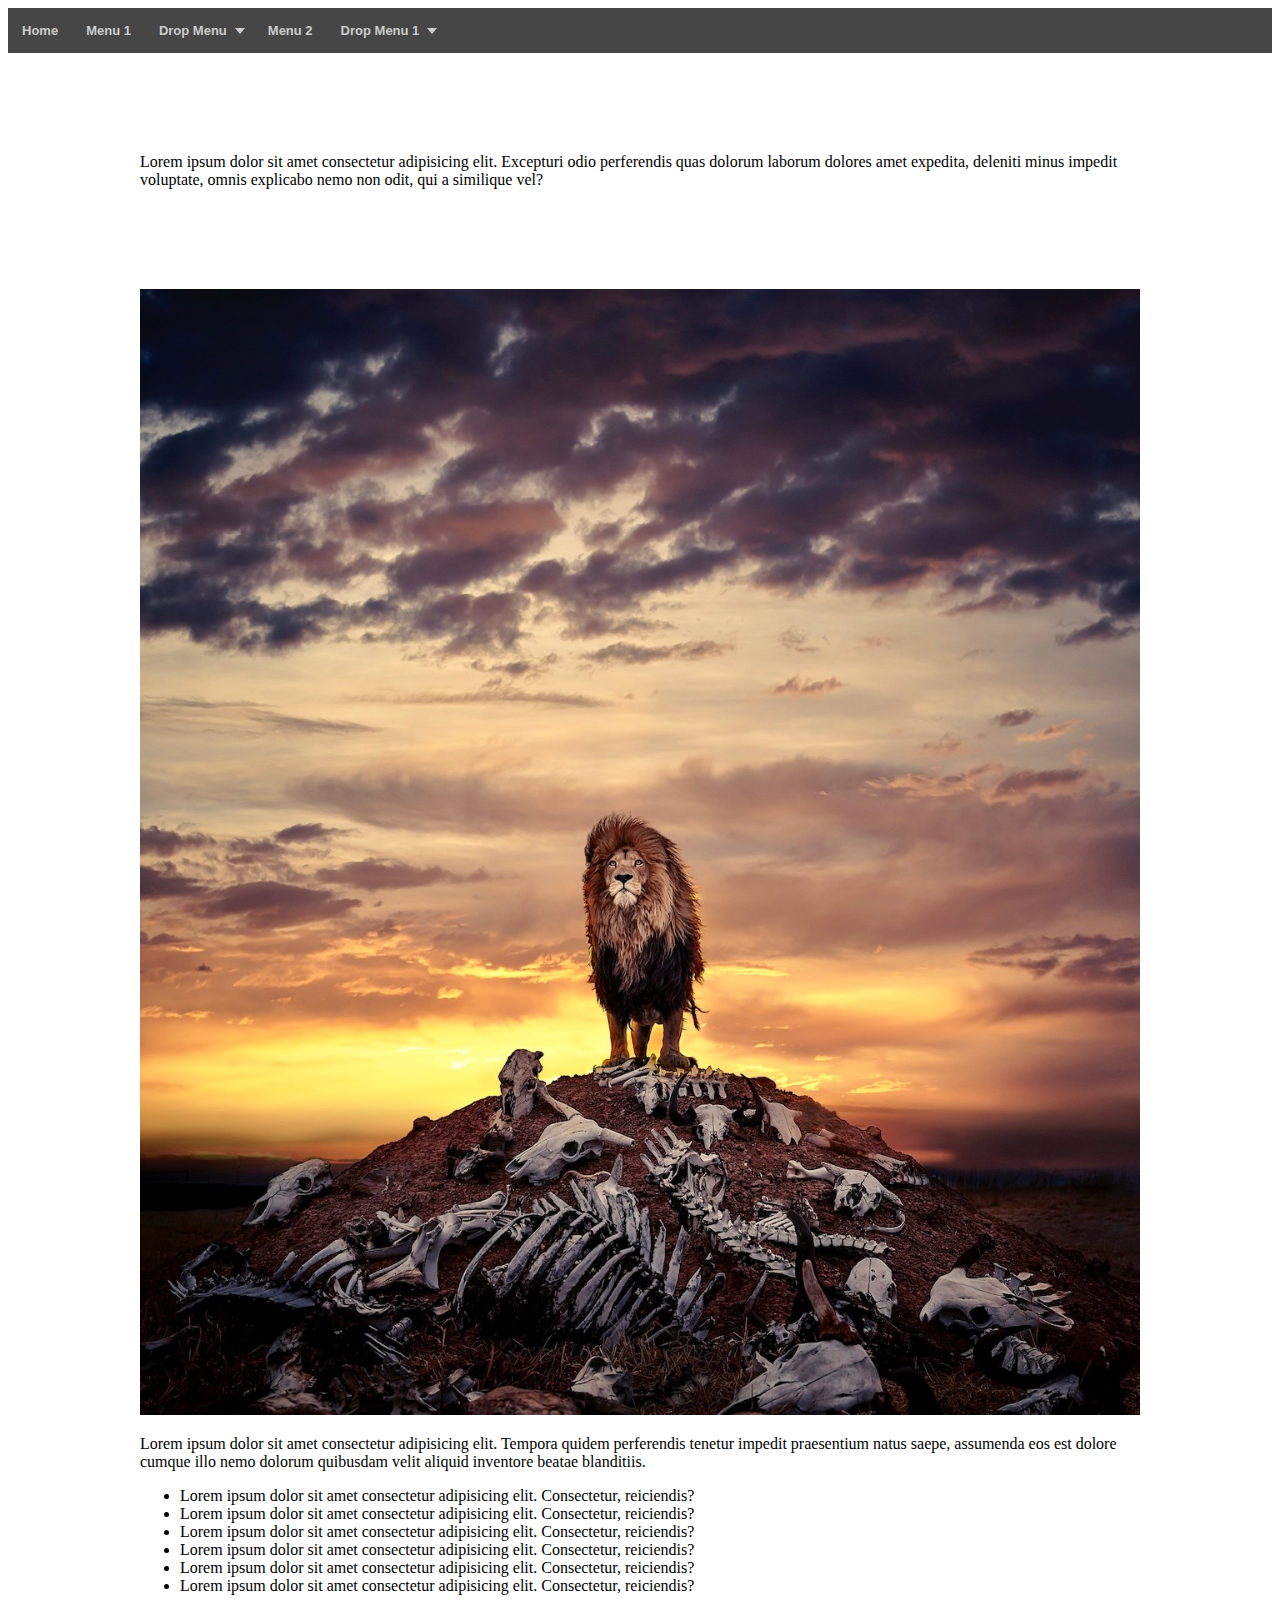
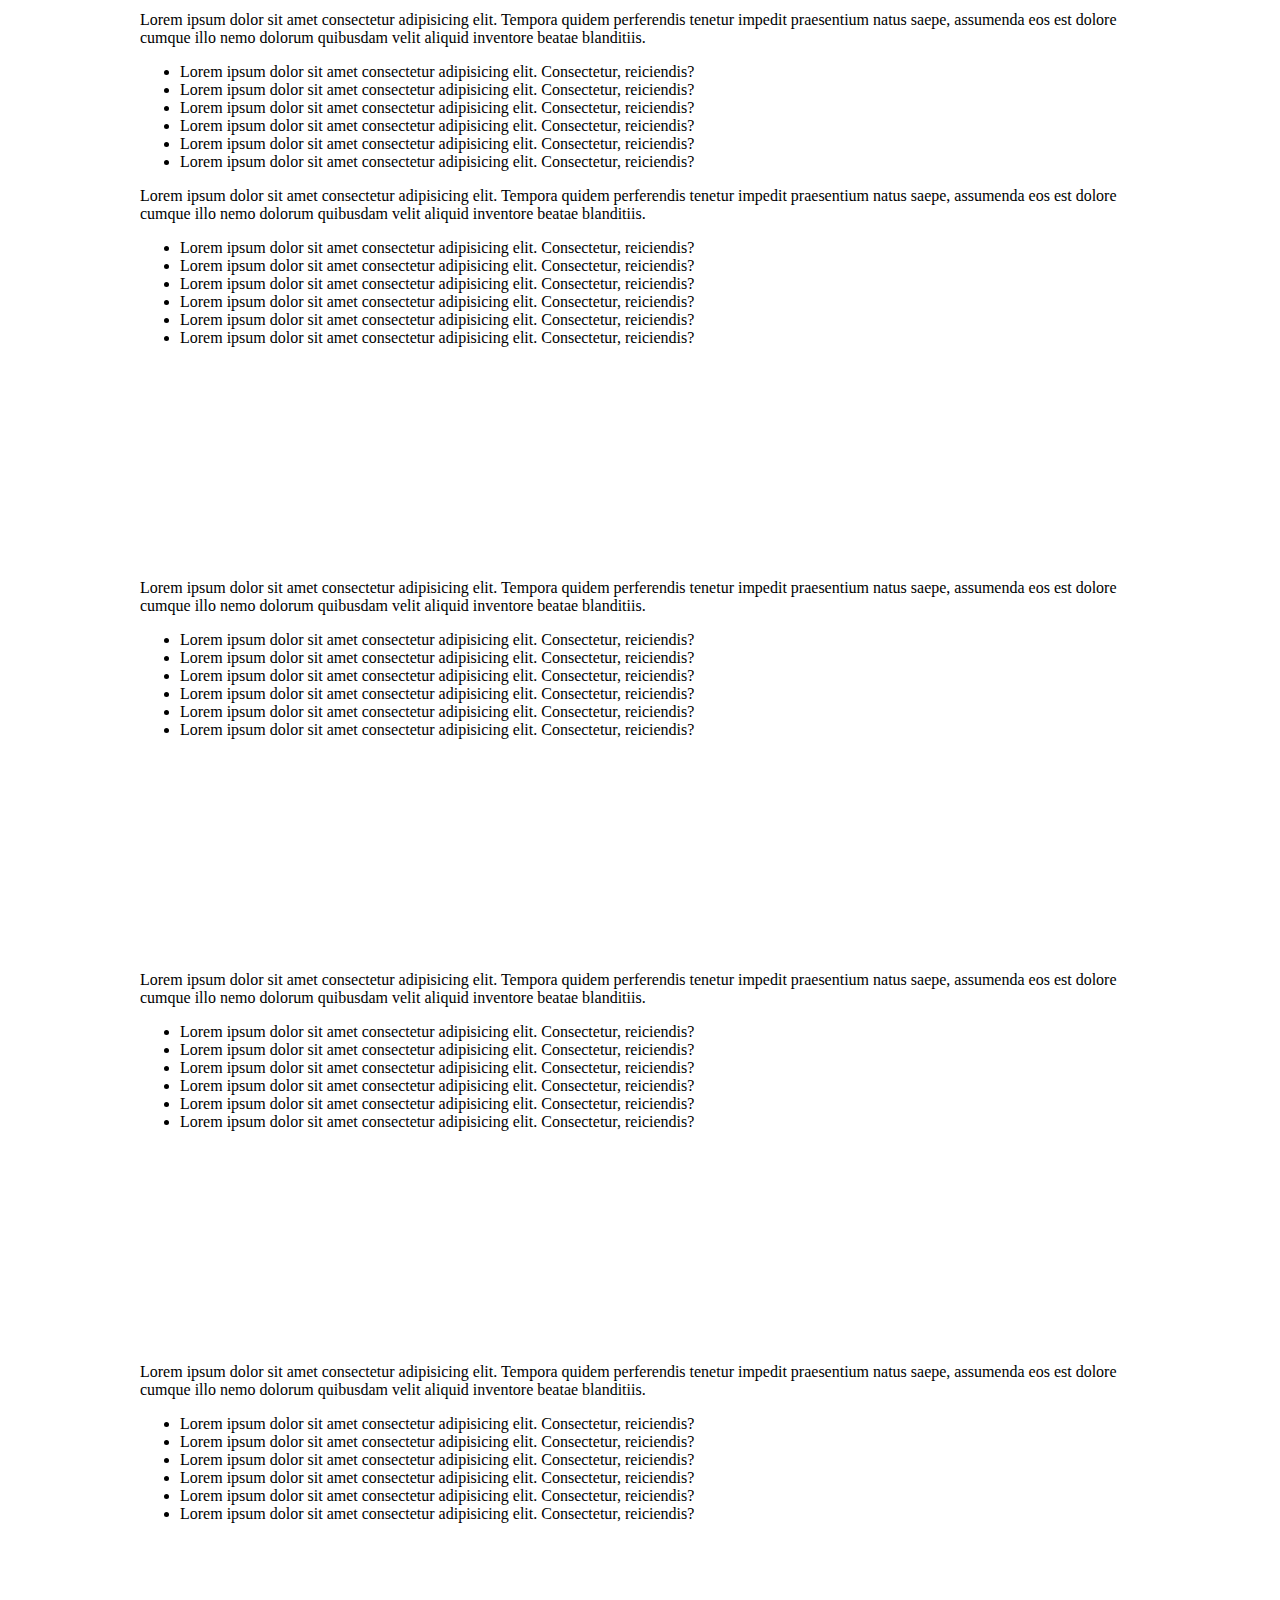
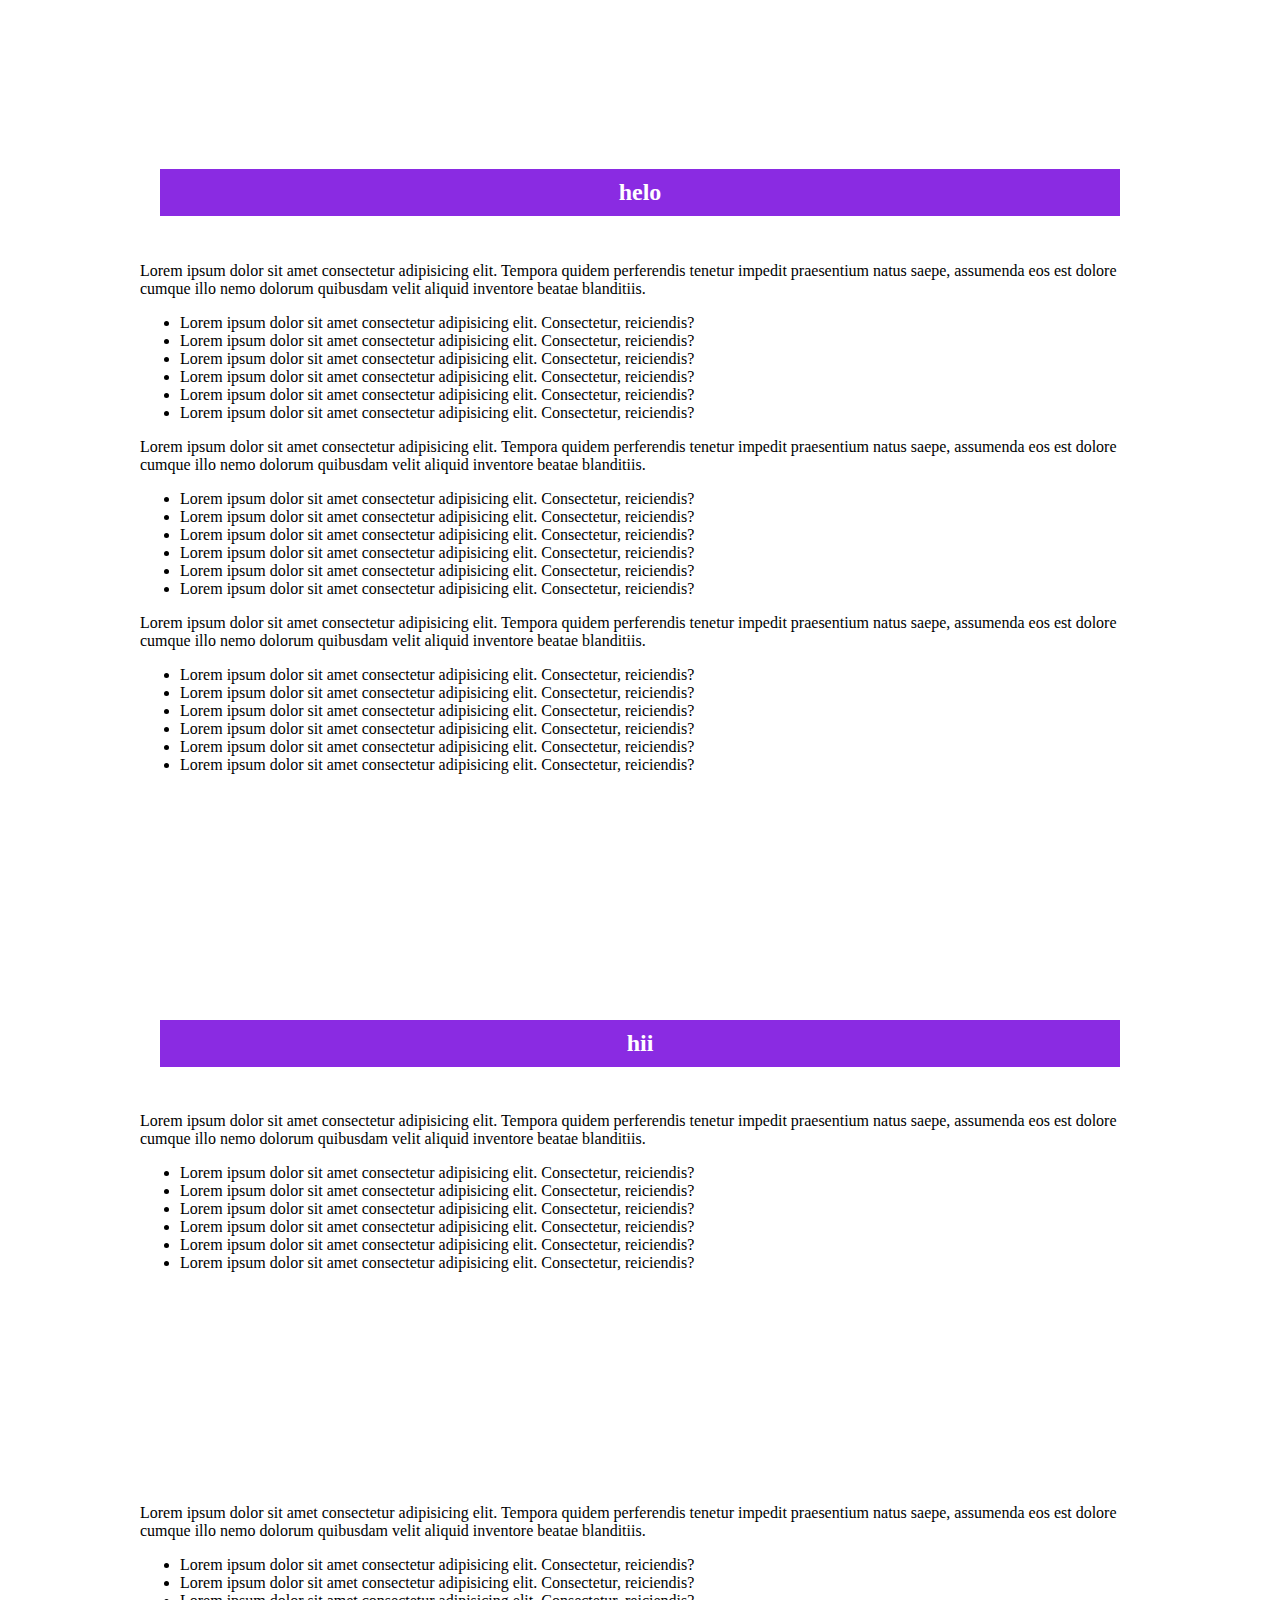
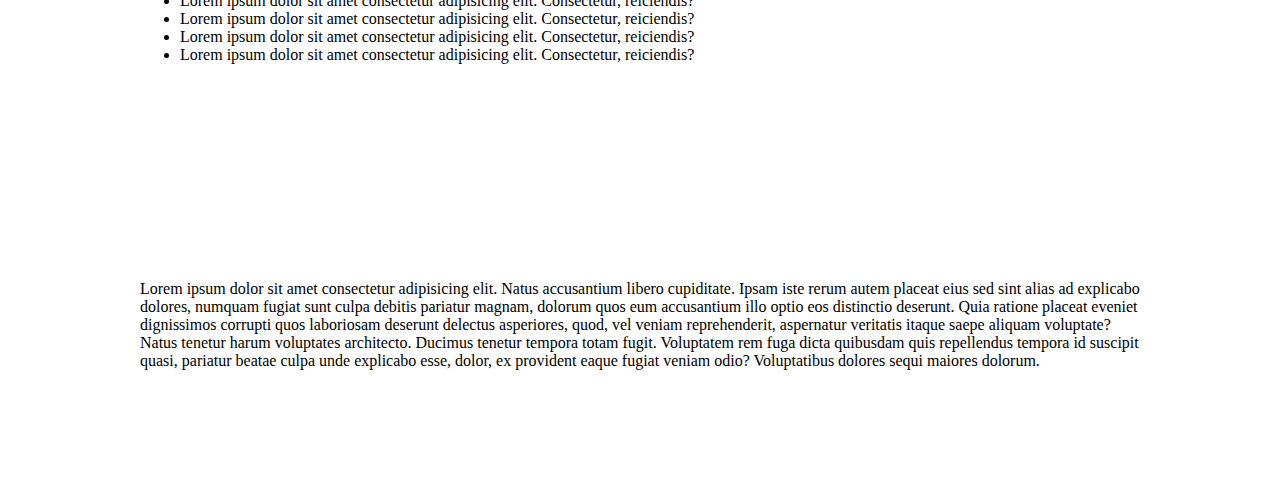
<file: js project-10parallax/index.html>
<!DOCTYPE html>
<html lang="en">

<head>
    <meta charset="UTF-8">
    <meta name="viewport" content="width=device-width, initial-scale=1.0">
    <title>parallax</title>
    <link rel="stylesheet" href="css/style.css">
    <link rel="stylesheet" href="https://cdnjs.cloudflare.com/ajax/libs/font-awesome/6.6.0/css/all.min.css">
</head>

<body>
    <div id="wrapper">
        <nav id='menu'>
            <input type='checkbox' />
            <label>&#8801;<span>Navigation</span></label>
            <ul>
                <li><a href='/' title="Home">Home</a></li>
                <li><a href='#' title="Menu 1">Menu 1</a></li>
                <li><a class='prett' href='#' title="Drop Menu">Drop Menu</a>
                    <ul class='menus'>
                        <li><a href='#' title="Drop Menu1">Drop Menu 1</a></li>
                        <li><a href='#' title="Drop Menu2">Drop Menu 2</a></li>
                        <li><a href='#' title="Drop Menu3">Drop Menu 3</a></li>
                    </ul>
                </li>
                <li><a href='#' title="Menu 2">Menu 2</a></li>
                <li><a class='prett' href='#' title="Drop Menu1">Drop Menu 1</a>
                    <ul class='menus'>
                        <li><a href='#' title="Drop Menu 1">Drop Menu 1</a></li>
                        <li><a href='#' title="Drop Menu 2">Drop Menu 2</a></li>
                        <li><a href='#' title="Drop Menu 3">Drop Menu 3</a></li>
                    </ul>
                </li>
            </ul>
        </nav>
        <p class="section">Lorem ipsum dolor sit amet consectetur adipisicing elit. Excepturi odio perferendis quas dolorum laborum dolores amet expedita, deleniti minus impedit voluptate, omnis explicabo nemo non odit, qui a similique vel?</p>

        <section class="section section--hero" id="content ">
            <img id="image" class="img-responsive" src="images/best--lion.jpeg" />

            <div class="parallax" id="1k">
                <p>Lorem ipsum dolor sit amet consectetur adipisicing elit. Tempora quidem perferendis tenetur impedit praesentium natus saepe, assumenda eos est dolore cumque illo nemo dolorum quibusdam velit aliquid inventore beatae blanditiis.</p>
            </div>
            <ul>
                <li>Lorem ipsum dolor sit amet consectetur adipisicing elit. Consectetur, reiciendis?</li>
                <li>Lorem ipsum dolor sit amet consectetur adipisicing elit. Consectetur, reiciendis?</li>
                <li>Lorem ipsum dolor sit amet consectetur adipisicing elit. Consectetur, reiciendis?</li>
                <li>Lorem ipsum dolor sit amet consectetur adipisicing elit. Consectetur, reiciendis?</li>
                <li>Lorem ipsum dolor sit amet consectetur adipisicing elit. Consectetur, reiciendis?</li>
                <li>Lorem ipsum dolor sit amet consectetur adipisicing elit. Consectetur, reiciendis?</li>
            </ul>

            <p>Lorem ipsum dolor sit amet consectetur adipisicing elit. Tempora quidem perferendis tenetur impedit praesentium natus saepe, assumenda eos est dolore cumque illo nemo dolorum quibusdam velit aliquid inventore beatae blanditiis.</p>
            <ul>
                <li>Lorem ipsum dolor sit amet consectetur adipisicing elit. Consectetur, reiciendis?</li>
                <li>Lorem ipsum dolor sit amet consectetur adipisicing elit. Consectetur, reiciendis?</li>
                <li>Lorem ipsum dolor sit amet consectetur adipisicing elit. Consectetur, reiciendis?</li>
                <li>Lorem ipsum dolor sit amet consectetur adipisicing elit. Consectetur, reiciendis?</li>
                <li>Lorem ipsum dolor sit amet consectetur adipisicing elit. Consectetur, reiciendis?</li>
                <li>Lorem ipsum dolor sit amet consectetur adipisicing elit. Consectetur, reiciendis?</li>
            </ul>

            <div class="parallax">
                <p>Lorem ipsum dolor sit amet consectetur adipisicing elit. Tempora quidem perferendis tenetur impedit praesentium natus saepe, assumenda eos est dolore cumque illo nemo dolorum quibusdam velit aliquid inventore beatae blanditiis.</p>
            </div>
            <ul>
                <li>Lorem ipsum dolor sit amet consectetur adipisicing elit. Consectetur, reiciendis?</li>
                <li>Lorem ipsum dolor sit amet consectetur adipisicing elit. Consectetur, reiciendis?</li>
                <li>Lorem ipsum dolor sit amet consectetur adipisicing elit. Consectetur, reiciendis?</li>
                <li>Lorem ipsum dolor sit amet consectetur adipisicing elit. Consectetur, reiciendis?</li>
                <li>Lorem ipsum dolor sit amet consectetur adipisicing elit. Consectetur, reiciendis?</li>
                <li>Lorem ipsum dolor sit amet consectetur adipisicing elit. Consectetur, reiciendis?</li>
            </ul>
        </section>
        <section class="section">
            <div class="parallax">
                <p>Lorem ipsum dolor sit amet consectetur adipisicing elit. Tempora quidem perferendis tenetur impedit praesentium natus saepe, assumenda eos est dolore cumque illo nemo dolorum quibusdam velit aliquid inventore beatae blanditiis.</p>
            </div>
            <ul>
                <li>Lorem ipsum dolor sit amet consectetur adipisicing elit. Consectetur, reiciendis?</li>
                <li>Lorem ipsum dolor sit amet consectetur adipisicing elit. Consectetur, reiciendis?</li>
                <li>Lorem ipsum dolor sit amet consectetur adipisicing elit. Consectetur, reiciendis?</li>
                <li>Lorem ipsum dolor sit amet consectetur adipisicing elit. Consectetur, reiciendis?</li>
                <li>Lorem ipsum dolor sit amet consectetur adipisicing elit. Consectetur, reiciendis?</li>
                <li>Lorem ipsum dolor sit amet consectetur adipisicing elit. Consectetur, reiciendis?</li>
            </ul>
        </section>
        <section class="section">
            <div class="parallax">
                <p>Lorem ipsum dolor sit amet consectetur adipisicing elit. Tempora quidem perferendis tenetur impedit praesentium natus saepe, assumenda eos est dolore cumque illo nemo dolorum quibusdam velit aliquid inventore beatae blanditiis.</p>
            </div>
            <ul>
                <li>Lorem ipsum dolor sit amet consectetur adipisicing elit. Consectetur, reiciendis?</li>
                <li>Lorem ipsum dolor sit amet consectetur adipisicing elit. Consectetur, reiciendis?</li>
                <li>Lorem ipsum dolor sit amet consectetur adipisicing elit. Consectetur, reiciendis?</li>
                <li>Lorem ipsum dolor sit amet consectetur adipisicing elit. Consectetur, reiciendis?</li>
                <li>Lorem ipsum dolor sit amet consectetur adipisicing elit. Consectetur, reiciendis?</li>
                <li>Lorem ipsum dolor sit amet consectetur adipisicing elit. Consectetur, reiciendis?</li>
            </ul>
        </section>
        <section class="section">
            <div class="parallax">
                <p>Lorem ipsum dolor sit amet consectetur adipisicing elit. Tempora quidem perferendis tenetur impedit praesentium natus saepe, assumenda eos est dolore cumque illo nemo dolorum quibusdam velit aliquid inventore beatae blanditiis.</p>
            </div>
            <ul>
                <li>Lorem ipsum dolor sit amet consectetur adipisicing elit. Consectetur, reiciendis?</li>
                <li>Lorem ipsum dolor sit amet consectetur adipisicing elit. Consectetur, reiciendis?</li>
                <li>Lorem ipsum dolor sit amet consectetur adipisicing elit. Consectetur, reiciendis?</li>
                <li>Lorem ipsum dolor sit amet consectetur adipisicing elit. Consectetur, reiciendis?</li>
                <li>Lorem ipsum dolor sit amet consectetur adipisicing elit. Consectetur, reiciendis?</li>
                <li>Lorem ipsum dolor sit amet consectetur adipisicing elit. Consectetur, reiciendis?</li>
            </ul>
        </section>
        <section class="section">
            <div class="followMeBar">
                <h2 class="header ">
                    helo
                </h2>
            </div>
            <div class="parallax">
                <p>Lorem ipsum dolor sit amet consectetur adipisicing elit. Tempora quidem perferendis tenetur impedit praesentium natus saepe, assumenda eos est dolore cumque illo nemo dolorum quibusdam velit aliquid inventore beatae blanditiis.</p>
            </div>
            <ul>
                <li>Lorem ipsum dolor sit amet consectetur adipisicing elit. Consectetur, reiciendis?</li>
                <li>Lorem ipsum dolor sit amet consectetur adipisicing elit. Consectetur, reiciendis?</li>
                <li>Lorem ipsum dolor sit amet consectetur adipisicing elit. Consectetur, reiciendis?</li>
                <li>Lorem ipsum dolor sit amet consectetur adipisicing elit. Consectetur, reiciendis?</li>
                <li>Lorem ipsum dolor sit amet consectetur adipisicing elit. Consectetur, reiciendis?</li>
                <li>Lorem ipsum dolor sit amet consectetur adipisicing elit. Consectetur, reiciendis?</li>
            </ul>
            <div class="parallax">
                <p>Lorem ipsum dolor sit amet consectetur adipisicing elit. Tempora quidem perferendis tenetur impedit praesentium natus saepe, assumenda eos est dolore cumque illo nemo dolorum quibusdam velit aliquid inventore beatae blanditiis.</p>
            </div>
            <ul>
                <li>Lorem ipsum dolor sit amet consectetur adipisicing elit. Consectetur, reiciendis?</li>
                <li>Lorem ipsum dolor sit amet consectetur adipisicing elit. Consectetur, reiciendis?</li>
                <li>Lorem ipsum dolor sit amet consectetur adipisicing elit. Consectetur, reiciendis?</li>
                <li>Lorem ipsum dolor sit amet consectetur adipisicing elit. Consectetur, reiciendis?</li>
                <li>Lorem ipsum dolor sit amet consectetur adipisicing elit. Consectetur, reiciendis?</li>
                <li>Lorem ipsum dolor sit amet consectetur adipisicing elit. Consectetur, reiciendis?</li>
            </ul>
            <div class="parallax">
                <p>Lorem ipsum dolor sit amet consectetur adipisicing elit. Tempora quidem perferendis tenetur impedit praesentium natus saepe, assumenda eos est dolore cumque illo nemo dolorum quibusdam velit aliquid inventore beatae blanditiis.</p>
            </div>
            <ul>
                <li>Lorem ipsum dolor sit amet consectetur adipisicing elit. Consectetur, reiciendis?</li>
                <li>Lorem ipsum dolor sit amet consectetur adipisicing elit. Consectetur, reiciendis?</li>
                <li>Lorem ipsum dolor sit amet consectetur adipisicing elit. Consectetur, reiciendis?</li>
                <li>Lorem ipsum dolor sit amet consectetur adipisicing elit. Consectetur, reiciendis?</li>
                <li>Lorem ipsum dolor sit amet consectetur adipisicing elit. Consectetur, reiciendis?</li>
                <li>Lorem ipsum dolor sit amet consectetur adipisicing elit. Consectetur, reiciendis?</li>
            </ul>
        </section>
        <section class="section">
            <div class="followMeBar">
                <h2 class="header">
                    hii
                </h2>
            </div>

            <div class="parallax">
                <p>Lorem ipsum dolor sit amet consectetur adipisicing elit. Tempora quidem perferendis tenetur impedit praesentium natus saepe, assumenda eos est dolore cumque illo nemo dolorum quibusdam velit aliquid inventore beatae blanditiis.</p>
            </div>
            <ul>
                <li>Lorem ipsum dolor sit amet consectetur adipisicing elit. Consectetur, reiciendis?</li>
                <li>Lorem ipsum dolor sit amet consectetur adipisicing elit. Consectetur, reiciendis?</li>
                <li>Lorem ipsum dolor sit amet consectetur adipisicing elit. Consectetur, reiciendis?</li>
                <li>Lorem ipsum dolor sit amet consectetur adipisicing elit. Consectetur, reiciendis?</li>
                <li>Lorem ipsum dolor sit amet consectetur adipisicing elit. Consectetur, reiciendis?</li>
                <li>Lorem ipsum dolor sit amet consectetur adipisicing elit. Consectetur, reiciendis?</li>
            </ul>
        </section>
        <section class="section">

            <div class="parallax">
                <p>Lorem ipsum dolor sit amet consectetur adipisicing elit. Tempora quidem perferendis tenetur impedit praesentium natus saepe, assumenda eos est dolore cumque illo nemo dolorum quibusdam velit aliquid inventore beatae blanditiis.</p>
            </div>
            <ul>
                <li>Lorem ipsum dolor sit amet consectetur adipisicing elit. Consectetur, reiciendis?</li>
                <li>Lorem ipsum dolor sit amet consectetur adipisicing elit. Consectetur, reiciendis?</li>
                <li>Lorem ipsum dolor sit amet consectetur adipisicing elit. Consectetur, reiciendis?</li>
                <li>Lorem ipsum dolor sit amet consectetur adipisicing elit. Consectetur, reiciendis?</li>
                <li>Lorem ipsum dolor sit amet consectetur adipisicing elit. Consectetur, reiciendis?</li>
                <li>Lorem ipsum dolor sit amet consectetur adipisicing elit. Consectetur, reiciendis?</li>
            </ul>
        </section>
        <div class="section section-3">
            Lorem ipsum dolor sit amet consectetur adipisicing elit. Natus accusantium libero cupiditate. Ipsam iste rerum autem placeat eius sed sint alias ad explicabo dolores, numquam fugiat sunt culpa debitis pariatur magnam, dolorum quos eum accusantium illo
            optio eos distinctio deserunt. Quia ratione placeat eveniet dignissimos corrupti quos laboriosam deserunt delectus asperiores, quod, vel veniam reprehenderit, aspernatur veritatis itaque saepe aliquam voluptate? Natus tenetur harum voluptates
            architecto. Ducimus tenetur tempora totam fugit. Voluptatem rem fuga dicta quibusdam quis repellendus tempora id suscipit quasi, pariatur beatae culpa unde explicabo esse, dolor, ex provident eaque fugiat veniam odio? Voluptatibus dolores
            sequi maiores dolorum.
        </div>
        <div id="stop" class="scrollTop">
            <span><a href="#wrapper" >&times;</a></span>
        </div>
        <script src="js/jquery-3.7.1.min.js"></script>
        <script src="js/script.js"></script>
</body>


</html>
</file>
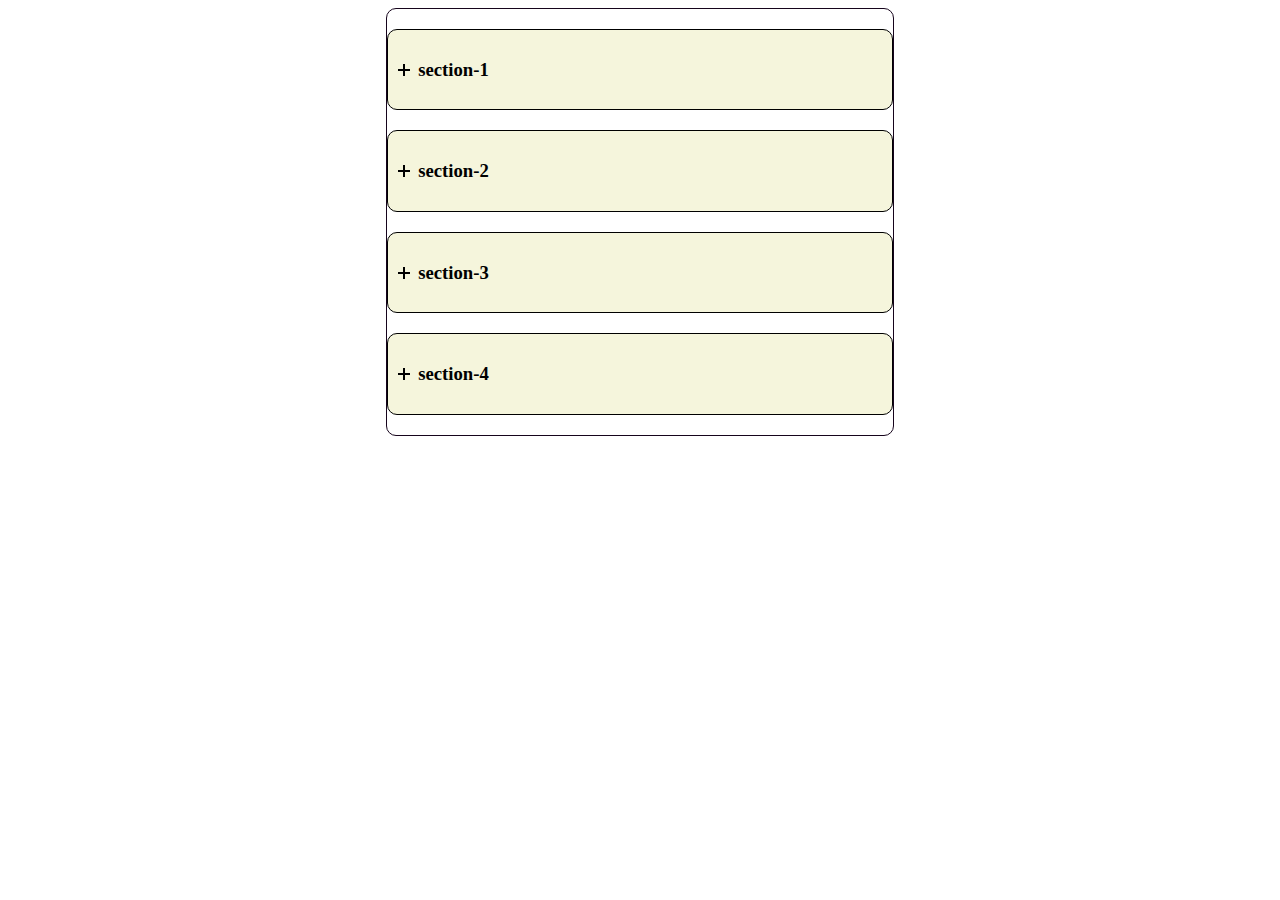
<file: js project-1accordion/index.html>
<!DOCTYPE html>
<html lang="en">

<head>
    <meta charset="UTF-8">
    <meta name="viewport" content="width=device-width, initial-scale=1.0">
    <title>jquery-project-1</title>
    <link rel="stylesheet" href="css/styles.css">

    <style>

    </style>
</head>

<body>
    <!-- <section>
        <h1>Hii</h1>
        <p>Lorem ipsum dolor sit amet consectetur, adipisicing elit. Labore, ratione! Alias tempora impedit delectus neque fugit ex laboriosam. Laudantium repudiandae sint numquam corrupti dolor quas assumenda sit maxime autem minima!</p>

        <button id="hide">helo</button>
        <button id="show">show</button>
        <br>
        <p class="helo">Lorem ipsum dolor sit amet consectetur, adipisicing elit. Corrupti accusamus dicta neque labore officiis asperiores dignissimos deleniti perspiciatis adipisci vel omnis, laboriosam placeat architecto. Dolorem minima molestias recusandae hic ex!</p>
        <button class="hide">hide</button>
        <button class="show">show</button>
        <br>
        <form action="#">

            <label for="name">Name</label>
            <input type="name" id="name" placeholder="name">
            <label for="last name">Last Name</label>
            <input type="name" id="last name" placeholder="name">
        </form>
        <p class="on">Lorem ipsum dolor sit amet consectetur adipisicing elit. Alias, aperiam!</p>
        <div class="effects" style="max-width: 80%;">
            <button class="car">car</button>
            <div class="car__img">
                <img src="images/car.jpeg" class="img" alt="" srcset="" style="width: 200px; height: 200px; object-fit: contain;position: relative; top: 0; left: 0; ">
            </div>
            <p class="about__car" style="display: none;">In 1649, Hans Hautsch of Nuremberg built a clockwork-driven carriage.[26][27] The first steam-powered vehicle was designed by Ferdinand Verbiest, a Flemish member of a Jesuit mission in China around 1672. It was a 65-centimetre-long (26 in)
                scale-model toy for the Kangxi Emperor that was unable to carry a driver or a passenger.[11][28][29] It is not known with certainty if Verbiest's model was successfully built or run.[29]</p>
            <p>Lorem ipsum dolor, sit amet consectetur adipisicing elit. Illo expedita eos assumenda reiciendis? Sequi eaque sed similique magnam praesentium quas omnis! Recusandae ipsam quaerat nobis, ratione doloremque tenetur sit fuga!</p>
        </div>
        <div class="slide">
            <a href="#" class="btn__slide">Hii
            <img class="btn__img" src="images/caret-down-solid.svg" alt="" srcset="">
        </a>
            <p id="slide-one">Lorem ipsum dolor sit amet, consectetur adipisicing elit. Nihil aut adipisci explicabo consequatur magnam reiciendis aspernatur nemo ab quisquam obcaecati.</p>
        </div>
        <div>
            <p>Lorem ipsum dolor sit, amet consectetur adipisicing elit. Obcaecati, impedit cupiditate assumenda eveniet nobis sed! Iure officiis voluptatem quam dolorum tenetur dolor ducimus nemo quas error, est cumque alias excepturi atque unde, velit
                mollitia. Saepe aut fuga magnam accusantium. Recusandae minus adipisci repudiandae mollitia magni temporibus quo, odit exercitationem nostrum illum, quibusdam rerum eos facilis necessitatibus eligendi, sapiente laborum blanditiis sunt
                explicabo. Enim suscipit nemo ab ipsam quaerat expedita sint odit magni blanditiis soluta dolorum pariatur, quibusdam neque ipsum laudantium molestias voluptate dolores consectetur a. Cumque ad, laborum error perspiciatis nemo velit numquam
                a culpa tempora, dignissimos, necessitatibus adipisci dolorem!</p>
        </div>
        <div>
             <div class="hero__card" style="display: flex;flex-direction: column; justify-content: center;">
        <div class="card__list">
            <button class="button">section-1</button>
            <ul>
                <li>Lorem, ipsum dolor sit amet consectetur adipisicing elit. Reprehenderit, sit!</li>
                <li>Lorem, ipsum dolor sit amet consectetur adipisicing elit. Reprehenderit, sit!</li>
                <li>Lorem, ipsum dolor sit amet consectetur adipisicing elit. Reprehenderit, sit!</li>
            </ul>
        </div>
        <div class="card__list">
            <button class="button">section-2</button>
            <ul>
                <li> cLorem, ipsum dolor sit amet consectetur adipisicing elit. Reprehenderit, sit!</li>
                <li>cLorem, ipsum dolor sit amet consectetur adipisicing elit. Reprehenderit, sit!</li>
                <li>cLorem, ipsum dolor sit amet consectetur adipisicing elit. Reprehenderit, sit!</li>
            </ul>
        </div>
        <div class="card__list">
            <button class="button">section-3</button>
            <ul>
                <li>dLorem, ipsum dolor sit amet consectetur adipisicing elit. Reprehenderit, sit!</li>
                <li>dLorem, ipsum dolor sit amet consectetur adipisicing elit. Reprehenderit, sit!</li>
                <li>dLorem, ipsum dolor sit amet consectetur adipisicing elit. Reprehenderit, sit!</li>
            </ul>
        </div>
    </div>

 -->

    <div class="accordian-wrap">
        <div class="accordian__block">
            <div class="accordian__trigger">
                <h3>section-1</h3>

            </div>
            <div class="accordian__content">
                <p>Lorem, ipsum dolor sit amet consectetur adipisicing elit. Velit, molestias laudantium? Illum voluptatum ab quaerat nobis nemo, rerum id error? Lorem ipsum dolor sit amet consectetur adipisicing elit. Aut consequuntur cumque facere reiciendis
                    sed ea maiores saepe deleniti ratione mollitia.</p>
            </div>
        </div>
        <div class="accordian__block">
            <div class="accordian__trigger">
                <h3>section-2</h3>
            </div>
            <div class="accordian__content">
                <ul>
                    <li>Lorem, ipsum dolor sit amet consectetur adipisicing elit. Reprehenderit, sit!</li>
                    <li>Lorem, ipsum dolor sit amet consectetur adipisicing elit. Reprehenderit, sit!</li>
                    <li>Lorem, ipsum dolor sit amet consectetur adipisicing elit. Reprehenderit, sit!</li>
                </ul>
            </div>
        </div>
        <div class="accordian__block">
            <div class="accordian__trigger">
                <h3>section-3</h3>
            </div>
            <div class="accordian__content">
                <p>Lorem, ipsum dolor sit amet consectetur adipisicing elit. Velit, molestias laudantium? Illum voluptatum ab quaerat nobis nemo, rerum id error? Lorem ipsum, dolor sit amet consectetur adipisicing elit. Explicabo, incidunt.</p>
            </div>
        </div>
        <div class="accordian__block">
            <div class="accordian__trigger">
                <h3>section-4</h3>

            </div>
            <div class="accordian__content">
                <p>Lorem, ipsum dolor sit amet consectetur adipisicing elit. Velit, molestias laudantium? Illum voluptatum ab quaerat nobis nemo, rerum id error? Lorem ipsum, dolor sit amet consectetur adipisicing elit. Explicabo, incidunt.</p>
            </div>
        </div>
    </div>


    </section>
    <script src="js/jquery-3.7.1.min.js"></script>
    <script src="js/script.js"></script>

</body>

</html>
</file>
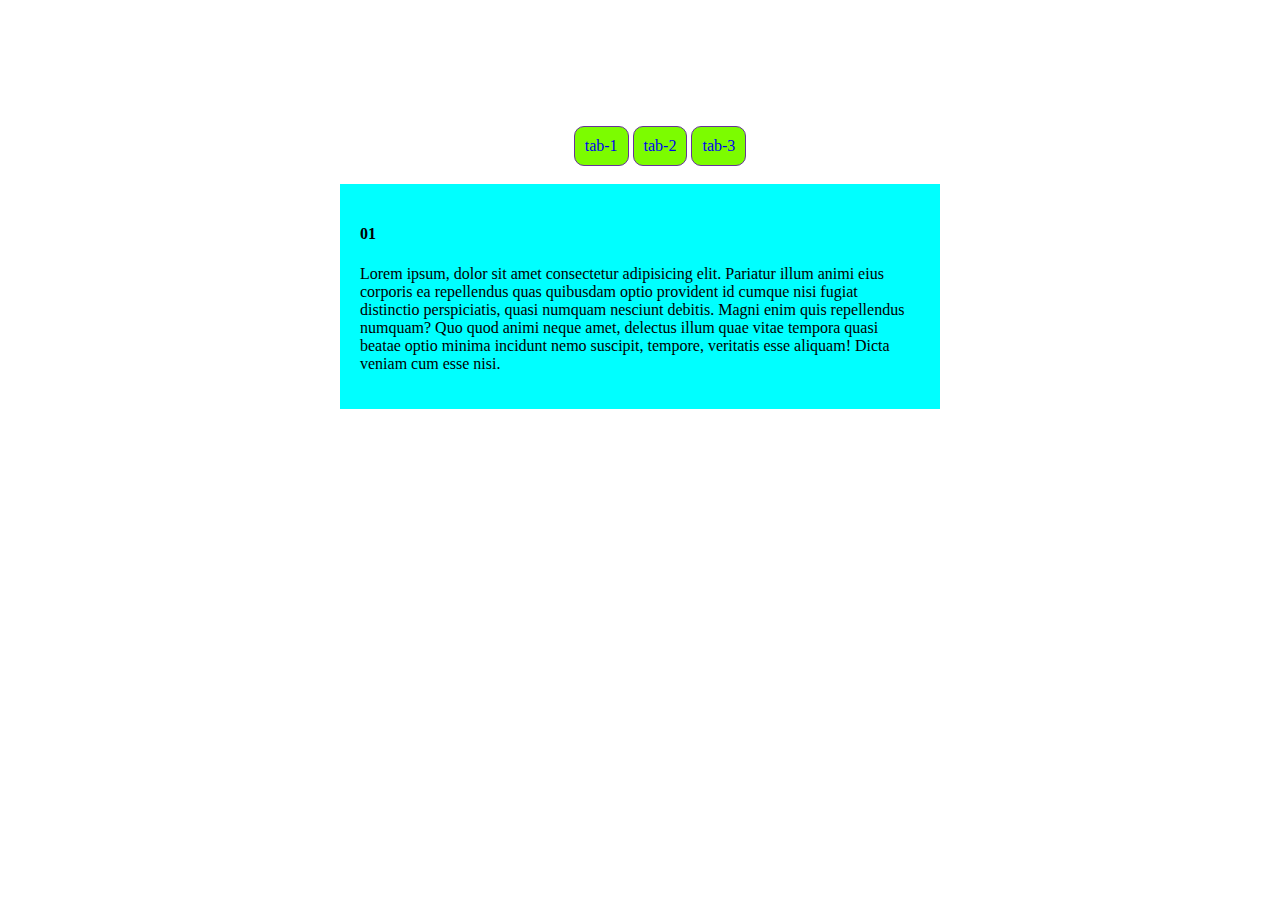
<file: js project-2tab/index.html>
<!DOCTYPE html>
<html lang="en">

<head>
    <meta charset="UTF-8">
    <meta name="viewport" content="width=device-width, initial-scale=1.0">
    <title>js tab</title>
    <link rel="stylesheet" href="css/style.css">
</head>

<body>
    <div class="id">
        <section>
            <div class="tab__wrap">
                <div class="tab__box">
                    <ul class="tab-nav">
                        <li><a href="#tab-1">tab-1</a></li>
                        <li><a href="#tab-2">tab-2</a></li>
                        <li><a href="#tab-3">tab-3</a></li>
                    </ul>
                    <div id="tab-1" class="tab__content active">
                        <h4>01</h4>
                        <p>
                            Lorem ipsum, dolor sit amet consectetur adipisicing elit. Pariatur illum animi eius corporis ea repellendus quas quibusdam optio provident id cumque nisi fugiat distinctio perspiciatis, quasi numquam nesciunt debitis. Magni enim quis repellendus numquam?
                            Quo quod animi neque amet, delectus illum quae vitae tempora quasi beatae optio minima incidunt nemo suscipit, tempore, veritatis esse aliquam! Dicta veniam cum esse nisi.
                        </p>
                    </div>
                    <div id="tab-2" class="tab__content">
                        <h4>02</h4>
                        <ul>
                            <li>Lorem ipsum dolor sit amet consectetur adipisicing elit. Tenetur, dolore.</li>
                            <li>Lorem ipsum dolor sit amet consectetur adipisicing elit. Tenetur, dolore.</li>
                            <li>Lorem ipsum dolor sit amet consectetur adipisicing elit. Tenetur, dolore.</li>
                            <li>Lorem ipsum dolor sit amet consectetur adipisicing elit. Tenetur, dolore.</li>
                        </ul>
                    </div>
                    <div id="tab-3" class="tab__content">
                        <h4>03</h4>
                        <ol>
                            <li>Lorem ipsum dolor sit amet consectetur adipisicing elit. Aperiam, quibusdam?</li>
                            <li>Lorem ipsum dolor sit amet consectetur adipisicing elit. Aperiam, quibusdam?</li>
                            <li>Lorem ipsum dolor sit amet consectetur adipisicing elit. Aperiam, quibusdam?</li>
                            <li>Lorem ipsum dolor sit amet consectetur adipisicing elit. Aperiam, quibusdam?</li>
                        </ol>
                    </div>
                </div>
            </div>
        </section>
        <script src="js/jquery-3.7.1.min.js"></script>
        <script src="js/script.js"></script>
    </div>
</body>

</html>
</file>
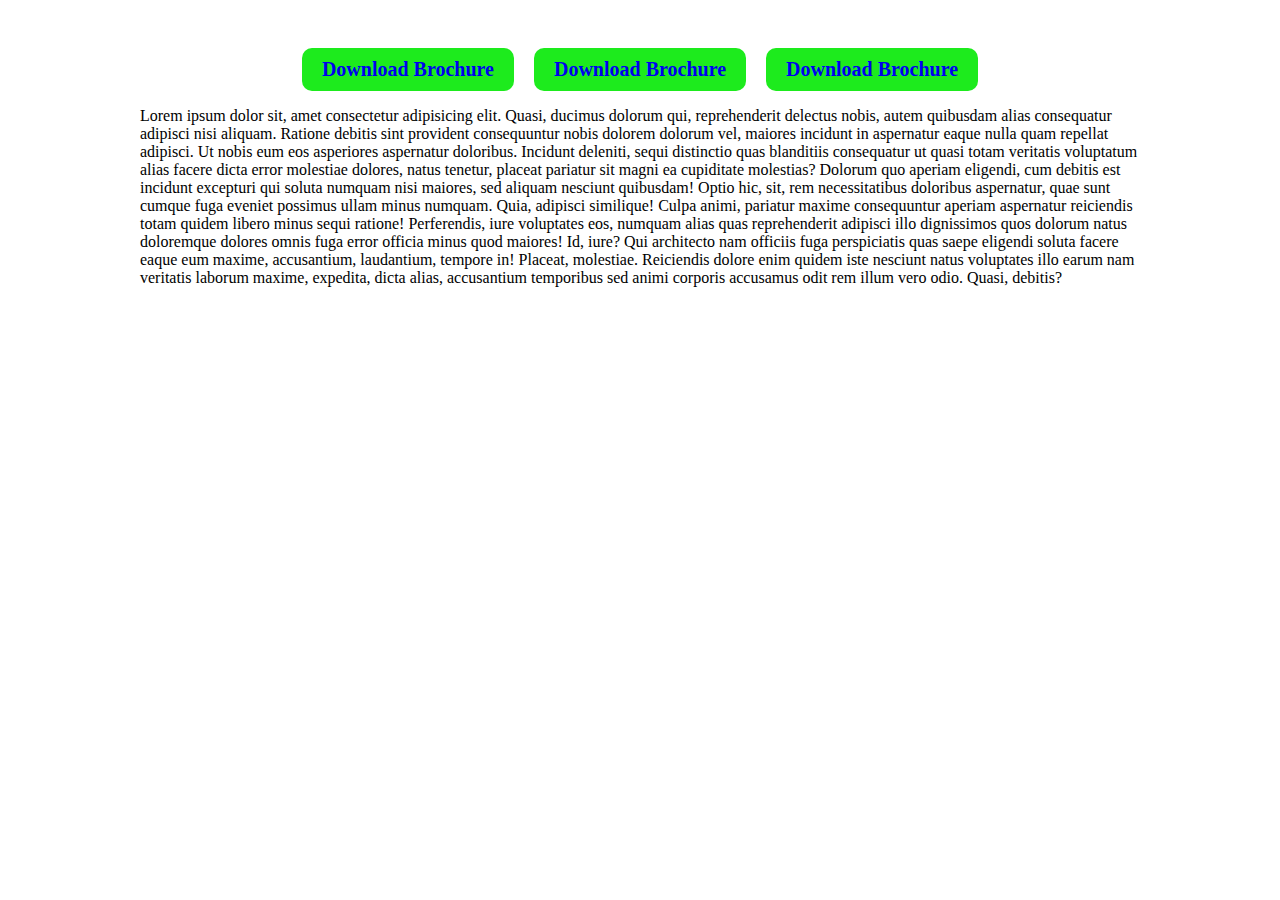
<file: js project-3popup/index.html>
<!DOCTYPE html>
<html lang="en">

<head>
    <meta charset="UTF-8">
    <meta name="viewport" content="width=device-width, initial-scale=1.0">
    <title>popup</title>
    <link rel="stylesheet" href="css/style.css">

</head>

<body>
    <div class="wrap">
        <div class="popup__btn">
            <a href="#btn-1" class="modal__open">Download Brochure</a>
            <a href="#btn-2" class="modal__open">Download Brochure</a>
            <a href="#btn-3" class="modal__open">Download Brochure</a>
        </div>
        <p>Lorem ipsum dolor sit, amet consectetur adipisicing elit. Quasi, ducimus dolorum qui, reprehenderit delectus nobis, autem quibusdam alias consequatur adipisci nisi aliquam. Ratione debitis sint provident consequuntur nobis dolorem dolorum vel,
            maiores incidunt in aspernatur eaque nulla quam repellat adipisci. Ut nobis eum eos asperiores aspernatur doloribus. Incidunt deleniti, sequi distinctio quas blanditiis consequatur ut quasi totam veritatis voluptatum alias facere dicta error
            molestiae dolores, natus tenetur, placeat pariatur sit magni ea cupiditate molestias? Dolorum quo aperiam eligendi, cum debitis est incidunt excepturi qui soluta numquam nisi maiores, sed aliquam nesciunt quibusdam! Optio hic, sit, rem necessitatibus
            doloribus aspernatur, quae sunt cumque fuga eveniet possimus ullam minus numquam. Quia, adipisci similique! Culpa animi, pariatur maxime consequuntur aperiam aspernatur reiciendis totam quidem libero minus sequi ratione! Perferendis, iure
            voluptates eos, numquam alias quas reprehenderit adipisci illo dignissimos quos dolorum natus doloremque dolores omnis fuga error officia minus quod maiores! Id, iure? Qui architecto nam officiis fuga perspiciatis quas saepe eligendi soluta
            facere eaque eum maxime, accusantium, laudantium, tempore in! Placeat, molestiae. Reiciendis dolore enim quidem iste nesciunt natus voluptates illo earum nam veritatis laborum maxime, expedita, dicta alias, accusantium temporibus sed animi
            corporis accusamus odit rem illum vero odio. Quasi, debitis?</p>
        <div id="btn-1" class="modal">
            <div class="modal__content">
                <h2>Download Brochure</h2>
                <form action="#" class="form-control">
                    <input type="name" placeholder="name">
                    <input type="email" placeholder="email">
                    <input type="name" placeholder="company name">
                    <input type="text" placeholder="number">
                    <input type="submit" value="submit">
                </form>
                <div class="btn__close">
                    <a href="#" class="modal__close">&times;</a>
                </div>
            </div>
        </div>
        <div id="btn-2" class="modal">
            <div class="modal__content">
                <h2>Download Brochure</h2>
                <form action="#" class="form-control">
                    <input type="name" placeholder="name">
                    <input type="email" placeholder="email">
                    <input type="name" placeholder="company name">

                    <input type="submit" value="submit">
                </form>
                <div class="btn__close">
                    <a href="#" class="modal__close">&times;</a>
                </div>
            </div>
        </div>
        <div id="btn-3" class="modal">
            <div class="modal__content">
                <h2>Download Brochure</h2>
                <form action="#" class="form-control">
                    <input type="name" placeholder="name">
                    <input type="email" placeholder="email">

                    <input type="submit" value="submit">
                </form>
                <div class="btn__close">
                    <a href="#" class="modal__close">&times;</a>
                </div>
            </div>
        </div>
    </div>
    <script src="js/jquery-3.7.1.min.js"></script>
    <script src="js/script.js"></script>
</body>

</html>
</file>
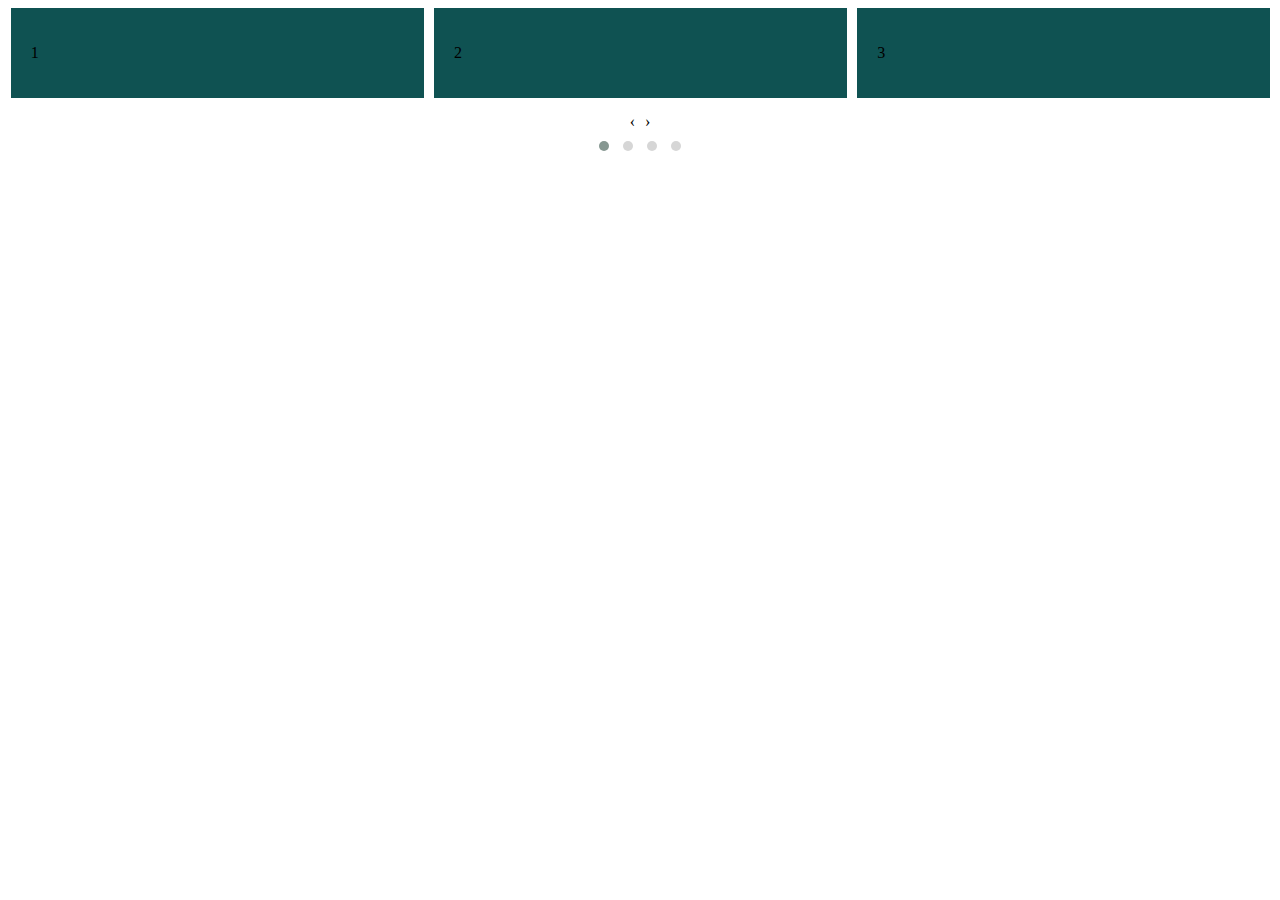
<file: js project-4 owl/index.html>
<!DOCTYPE html>
<html lang="en">

<head>
    <meta charset="UTF-8">
    <meta name="viewport" content="width=device-width, initial-scale=1.0">
    <title>owl</title>
    <link rel="stylesheet" href="css/style.css">
    <link rel="stylesheet" href="css/owl.carousel.min.css">
    <link rel="stylesheet" href="css/owl.theme.default.min.css">
</head>

<body>
    <div class=" wrap">
        <div class="owl-carousel owl-theme">
            <div class="iteam">
                <p>1</p>
            </div>
            <div class="iteam">
                <p>2</p>
            </div>
            <div class="iteam">
                <p>3</p>
            </div>
            <div class="iteam">
                <p>4</p>
            </div>
            <div class="iteam">
                <p>5</p>
            </div>
            <div class="iteam">
                <p>6</p>
            </div>
            <div class="iteam">
                <p>7</p>
            </div>
            <div class="iteam">
                <p>8</p>
            </div>
            <div class="iteam">
                <p>9</p>
            </div>
            <div class="iteam">
                <p>10</p>
            </div>
        </div>
    </div>
    <script src="js/jquery-3.7.1.min.js "></script>
    <script src="js/owl.carousel.min.js "></script>
    <script src="js/script.js "></script>


</body>

</html>
</file>
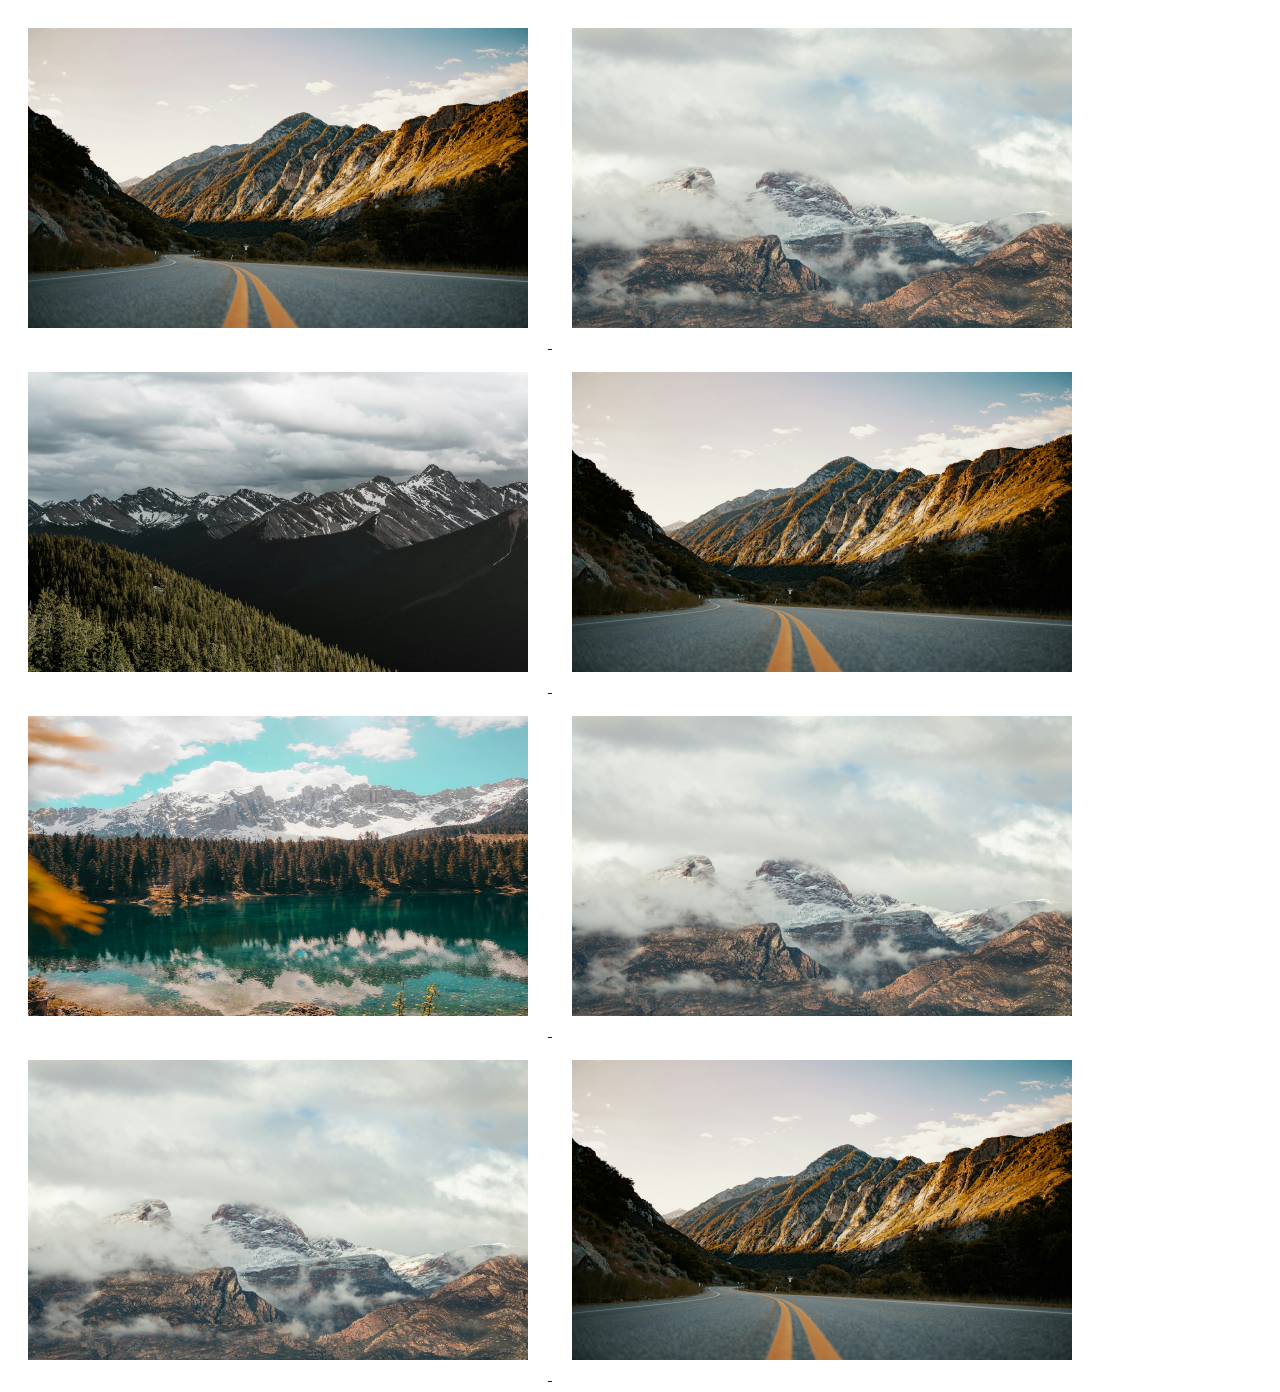
<file: js project-5 fancy/index.html>
<!DOCTYPE html>
<html lang="en">

<head>
    <meta charset="UTF-8">
    <meta name="viewport" content="width=device-width, initial-scale=1.0">
    <title>fancybox</title>
    <link rel="stylesheet" href="css/style.css">
    <!-- <link rel="stylesheet" href="https://cdn.jsdelivr.net/npm/@fancyapps/ui@5.0/dist/fancybox/fancybox.css" /> -->
    <!-- <link href="
    https://cdn.jsdelivr.net/npm/@fancyapps/fancybox@3.5.7/dist/jquery.fancybox.min.css
    " rel="stylesheet"> -->
    <!-- <link rel="stylesheet" href="css/jquery.fancybox.min.css"> -->
    <!-- <link rel="stylesheet" href="css/jquery.fancybox-1.3.4.css"> -->
    <!-- <script src="https://code.jquery.com/jquery-1.4.3.min.js"></script> -->

</head>


<body>
    <div class="fancybox">
        <a data-fancybox="gallery" href="images/fancy-box-img-.avif">
            <img src="images/fancy-box-img-.avif" />
        </a>
        <a data-fancybox="gallery" href="images/fancy-box-img-.jpeg">
            <img src="images/fancy-box-img-.jpeg" />
        </a>
        <a data-fancybox="gallery" href="images/fancy-box-img-5.jpeg">
            <img src="images/fancy-box-img-5.jpeg" />

        </a>
        <a data-fancybox="gallery" href="images/fancy-box-img-.avif">
            <img src="images/fancy-box-img-.avif" />

            <a data-fancybox="gallery" href="images/fancy-box-img-6.jpeg">
                <img src="images/fancy-box-img-6.jpeg" />
            </a>
            <a data-fancybox="gallery" href="images/fancy-box-img-7.jpeg">
                <img src="images/fancy-box-img-7.jpeg" />
            </a>
            <a data-fancybox="gallery" href="images/fancy-box-img.jpeg">
                <img src="images/fancy-box-img.jpeg" />
            </a>
            <a data-fancybox="gallery" href="images/fancy-box-img-.avif">
                <img src="images/fancy-box-img-.avif" />
            </a>
    </div>

    <script src="js/jquery-3.7.1.min.js"></script>
    <!-- <script src="https://cdn.jsdelivr.net/npm/@fancyapps/ui@5.0/dist/fancybox/fancybox.umd.js"></script> -->
    <!-- <script src="
    https://cdn.jsdelivr.net/npm/@fancyapps/fancybox@3.5.7/dist/jquery.fancybox.min.js
    "></script> -->
    <!-- <script src="js/jquery.fancybox.min.js"></script> -->
    <!-- <script src="js/jquery.easing-1.3.pack.js"></script> -->
    <!-- <script src="js/jquery.fancybox-1.3.4.js"></script> -->
    <!-- <script type="text/javascript" src="http://ajax.googleapis.com/ajax/libs/jquery/1.4/jquery.min.js"></script>
    <script src="js/jquery.fancybox-1.3.4.pack.js"></script>
    <script src="js/jquery.mousewheel-3.0.4.pack.js"></script>
    <script src="js/jquery-1.4.3.min.js"></script> -->
    <script src="js/script.js"></script>

</body>

</html>
</file>
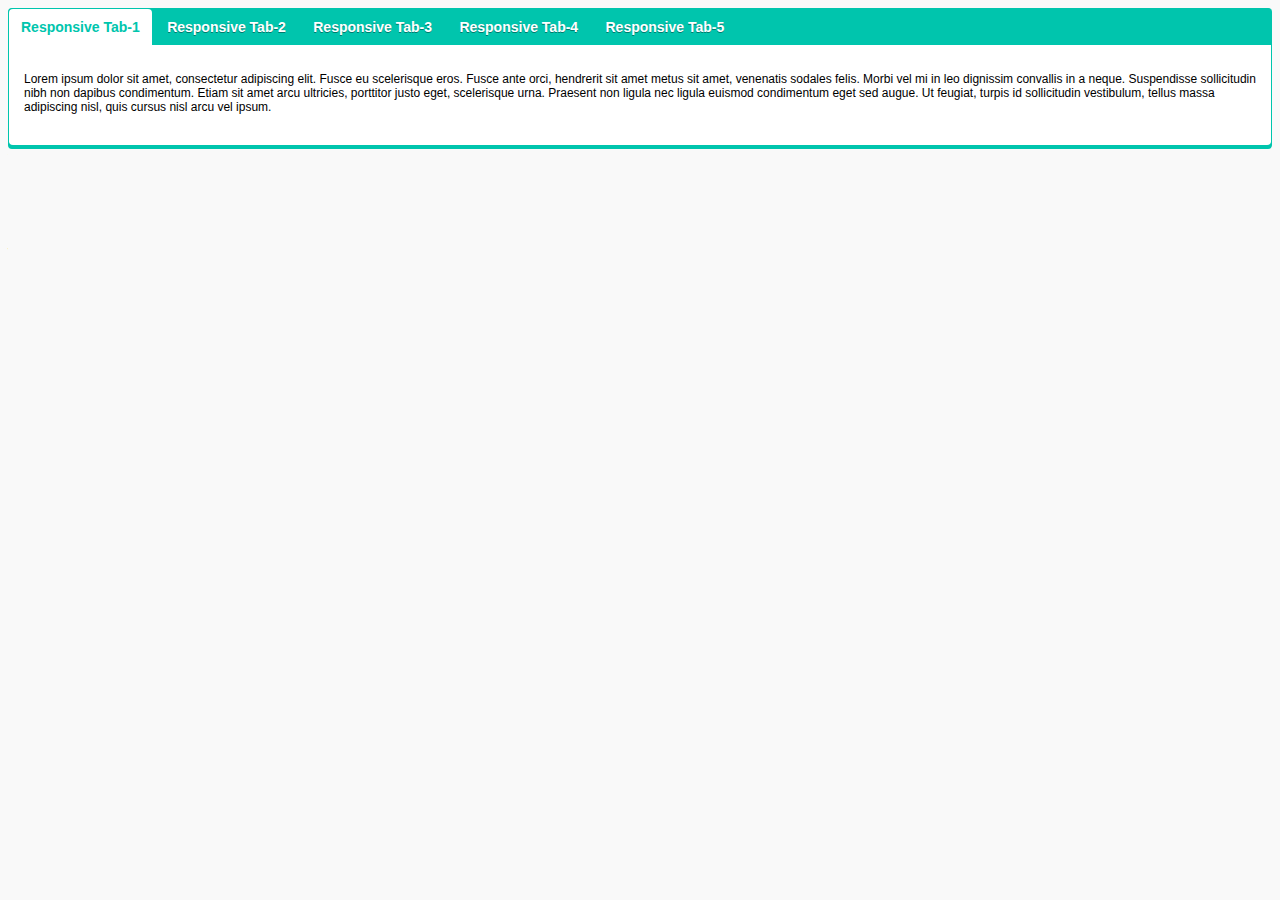
<file: js project-7responsivetab/index.html>
<!DOCTYPE html>
<html lang="en" xmlns="http://www.w3.org/1999/xhtml">

<head>
    <meta charset="utf-8" />
    <meta name="viewport" content="width=device-width, initial-scale=1.0" />
    <meta http-equiv="X-UA-Compatible" content="IE=edge,chrome=1" />
    <title>jQuery Responsive Tabs</title>
    <link type="text/css" rel="stylesheet" href="assets/css/style.css" />
    <!-- <link rel="stylesheet" href="assets/css/body body .css"> -->
</head>

<body>



    <div id="horizontalTab">
        <ul>
            <li><a href="#tab-1">Responsive Tab-1</a></li>
            <li><a href="#tab-2">Responsive Tab-2</a></li>
            <li><a href="#tab-3">Responsive Tab-3</a></li>
            <li><a href="#tab-4">Responsive Tab-4</a></li>
            <li><a href="#tab-5">Responsive Tab-5</a></li>
        </ul>

        <div id="tab-1">
            <p>Lorem ipsum dolor sit amet, consectetur adipiscing elit. Fusce eu scelerisque eros. Fusce ante orci, hendrerit sit amet metus sit amet, venenatis sodales felis. Morbi vel mi in leo dignissim convallis in a neque. Suspendisse sollicitudin nibh
                non dapibus condimentum. Etiam sit amet arcu ultricies, porttitor justo eget, scelerisque urna. Praesent non ligula nec ligula euismod condimentum eget sed augue. Ut feugiat, turpis id sollicitudin vestibulum, tellus massa adipiscing nisl,
                quis cursus nisl arcu vel ipsum.</p>
        </div>
        <div id="tab-2">
            <p>Quisque sodales sodales lacus pharetra bibendum. Etiam commodo non velit ac rhoncus. Mauris euismod purus sem, ac adipiscing quam laoreet et. Praesent vulputate ornare sem vel scelerisque. Ut dictum augue non erat lacinia, sed lobortis elit
                gravida. Proin ante massa, ornare accumsan ultricies et, posuere sit amet magna. Praesent dignissim, enim sed malesuada luctus, arcu sapien sodales sapien, ut placerat eros nunc vel est. Donec tristique mi turpis, et sodales nibh gravida
                eu. Etiam odio risus, porttitor non lacus id, rhoncus tempus tortor. Curabitur tincidunt molestie turpis, ut luctus nibh sollicitudin vel. Sed vel luctus nisi, at mattis metus. Aenean ultricies dolor est, a congue ante dapibus varius.
                Nulla at auctor nunc. Curabitur accumsan feugiat felis ut pretium. Praesent semper semper nisi, eu cursus augue.</p>
        </div>
        <div id="tab-3">
            <p>Mauris facilisis elit ut sem eleifend accumsan molestie sit amet dolor. Pellentesque dapibus arcu eu lorem laoreet, vitae cursus metus mattis. Nullam eget porta enim, eu rutrum magna. Duis quis tincidunt sem, sit amet faucibus magna. Integer
                commodo, turpis consequat fermentum egestas, leo odio posuere dui, elementum placerat eros erat id augue. Nullam at eros eget urna vestibulum malesuada vitae eu mauris. Aliquam interdum rhoncus velit, quis scelerisque leo viverra non.
                Suspendisse id feugiat dui. Nulla in aliquet leo. Proin vel magna sed est gravida rhoncus. Mauris lobortis condimentum nibh, vitae bibendum tortor vehicula ac. Curabitur posuere arcu eros.</p>
        </div>
        <div id="tab-4">
            <p>Donec egestas facilisis sapien sit amet euismod. Donec mollis lectus neque, in consectetur magna sodales et. Nam rutrum libero vitae magna sollicitudin aliquet. In tristique ultrices euismod. Vestibulum ante ipsum primis in faucibus orci luctus
                et ultrices posuere cubilia Curae; Suspendisse pretium congue sodales. Curabitur egestas, metus sed ultrices suscipit, metus nibh vehicula ligula, vel volutpat sapien nibh sed quam. Etiam elementum nisi eu risus congue, ut eleifend lectus
                ultricies. Vivamus in ligula fermentum, bibendum sapien eget, pretium est. Class aptent taciti sociosqu ad litora torquent per conubia nostra, per inceptos himenaeos. Donec ut ante non risus rutrum faucibus.</p>
        </div>
        <div id="tab-5">
            <p>Proin dignissim faucibus odio sollicitudin sagittis. Phasellus aliquet, erat vitae mollis consectetur, enim lectus ornare libero, et porta mi dui eu tellus. Morbi lobortis, elit at euismod porta, magna lacus mattis massa, a lacinia ligula
                risus et lectus. Sed et aliquam ligula. Nunc venenatis orci magna, quis facilisis sem porta non. Nunc sodales arcu in consectetur malesuada. Maecenas varius justo lacus, scelerisque viverra tellus luctus eu. Nam imperdiet ultricies suscipit.
                Ut urna mauris, eleifend quis lacinia non, mollis id libero. Praesent pharetra viverra ipsum at posuere. Quisque commodo tortor nec hendrerit faucibus. Fusce convallis urna et vehicula tincidunt. Duis sed vehicula justo, eu placerat nisi.
                Donec facilisis augue non turpis semper, eget condimentum mauris malesuada. Nunc in dignissim mi, sed laoreet felis.</p>
        </div>

    </div>


    <script src="assets/js/jquery-3.7.1.min.js"></script>

    <script src="assets/js/jquery.responsiveTabs.js" type="text/javascript"></script>

    <script type="text/javascript">
        $(document).ready(function() {
            var $tabs = $('#horizontalTab');
            $tabs.responsiveTabs({
                rotate: false,
                startCollapsed: 'accordion',
                collapsible: 'accordion',
            });
        });
    </script>
</body>

</html>
</file>
<file: js project-10parallax/css/style.css>
.section {
    max-width: 1000px;
    margin: 0 auto;
    padding: 100px 0;
}

html {
    scroll-behavior: smooth;
}

#image {
    max-width: 100%;
    max-height: 100%;
    position: relative;
    z-index: -1;
    object-fit: contain;
}

#content {
    position: relative;
}

.section--hero {
    padding-top: 0;
}

.header {
    padding: 10px 0;
    text-align: center;
    background-color: blueviolet;
}

.followMeBar {
    /* background: #e64a19; */
    padding: 10px 20px;
    position: relative;
    z-index: 1;
    color: #fff;
}

.followMeBar.fixed {
    position: fixed;
    top: 0;
    width: 1000px;
    box-sizing: border-box;
    z-index: 0;
    left: 174px;
}

.followMeBar.fixed.absolute {
    position: absolute;
}

.scrollTop {
    position: fixed;
    right: 10%;
    bottom: 10px;
    background-color: #BE3F48;
    padding: 10px;
    opacity: 0;
}

.scrollTop a {
    font-size: 18px;
    color: #fff;
}

html {
    scroll-behavior: smooth;
}

a {
    text-decoration: none;
    -webkit-transition: all .3s ease;
    -moz-transition: all .3s ease;
    -ms-transition: all .3s ease;
    -o-transition: all .3s ease;
    transition: all .3s ease;
}

#menu {
    height: 45px;
    background: #464646;
}

#menu ul,
#menu li {
    margin: 0;
    padding: 0;
    list-style: none;
}

#menu ul {
    height: 45px
}

#menu li {
    float: left;
    display: inline;
    position: relative;
    font: bold 13px Arial;
}

#menu a {
    display: block;
    line-height: 45px;
    padding: 0 14px;
    text-decoration: none;
    color: #ccc
}

#menu ul li:hover a {
    background: #ccc;
    color: #333!important
}

#menu input {
    display: none;
    margin: 0 0;
    padding: 0 0;
    width: 100%;
    height: 45px;
    opacity: 0;
    cursor: pointer
}

#menu label {
    font: bold 30px Arial;
    display: none;
    width: 35px;
    height: 45px;
    line-height: 45px;
    text-align: center;
    color: #fff
}

#menu label span {
    font-size: 13px;
    position: absolute;
    left: 35px
}

#menu ul li ul {
    height: auto;
    overflow: hidden;
    position: absolute;
    z-index: 99;
    color: #333
}

#menu ul li ul li a {
    color: #333;
    width: 180px;
    height: 35px;
    line-height: 35px;
    background: #ccc;
}

#menu a.prett {
    padding: 0 27px 0 14px
}

#menu a.prett::after {
    content: "";
    width: 0;
    height: 0;
    border-width: 6px 5px;
    border-style: solid;
    border-color: #ccc transparent transparent transparent;
    position: absolute;
    top: 20px;
    right: 9px
}

#menu a.prett:hover::after,
#menu ul li:hover a.prett::after {
    content: "";
    width: 0;
    height: 0;
    border-width: 6px 5px;
    border-style: solid;
    border-color: #333 transparent transparent transparent;
    position: absolute;
    top: 20px;
    right: 9px
}

#menu ul li ul li a:hover {
    background: #BABABA;
}

@media screen and (max-width: 600px) {
    #menu {
        position: relative
    }
    #menu ul {
        background: #838383;
        position: absolute;
        top: 100%;
        right: 0;
        left: 0;
        z-index: 3;
        height: auto;
        display: none;
    }
    #menu ul.menus {
        width: 100%;
        position: static;
        border: none
    }
    #menu li {
        display: block;
        float: none;
        width: auto;
        text-align: left
    }
    #menu li a {
        color: #fff
    }
    #menu li a:hover {
        color: #333
    }
    #menu li:hover {
        background: #BABABA;
        color: #333;
    }
    #menu li:hover>a.prett,
    #menu a.prett:hover {
        background: #BABABA;
        color: #333;
    }
    #menu ul.menus a {
        background: #BABABA;
    }
    #menu ul.menus a:hover {
        background: #fff;
    }
    #menu input,
    #menu label {
        position: absolute;
        top: 0;
        left: 0;
        display: block
    }
    #menu input {
        z-index: 4;
    }
    #menu ul li ul li a {
        width: 100%;
    }
}
</file>
<file: js project-1accordion/css/styles.css>
#slide-one {
    max-width: 350px;
    background-color: aquamarine;
    padding: 20px;
    border-radius: 10px;
    display: none;
}

.btn__slide {
    background-color: bisque;
    color: darkblue;
    text-decoration: none;
    border: 2px solid rgba(22, 4, 28, 1);
    padding: 10px 40px;
    border-radius: 20px;
    display: flex;
    justify-content: space-between;
}

.btn__slide img {
    max-width: 40px;
    max-height: 25px;
}

.card__one {
    display: none;
}

.card__two {
    display: block;
}

.card__list ul {
    display: none;
}

.button {
    width: 50%;
    height: 60px;
}

.active button {
    background-color: pink;
}


/* .active {
    display: block !important;
} */

.accordian-wrap {
    max-width: 40%;
    margin: 0 auto;
    border: 1px solid rgba(22, 4, 28, 1);
    border-radius: 10px;
}

.accordian__trigger {
    background-color: beige;
    margin: 20px 0;
    padding: 10px 30px;
    border: 1px solid black;
    border-radius: 10px;
    display: flex;
    justify-content: space-between;
    align-items: center;
    position: relative;
}

.accordian__content {
    display: none;
    background-color: rgb(136, 136, 131);
    padding: 20px;
}

.accordian__trigger.active {
    background-color: aqua;
}

.accordian__trigger::before {
    content: "";
    position: absolute;
    border: 1px solid black;
    width: 10px;
    left: 10px;
}

.accordian__trigger::after {
    content: "";
    position: absolute;
    border: 1px solid black;
    height: 10px;
    left: 15px;
}

.active.accordian__trigger::after {
    display: none;
}
</file>
<file: js project-2tab/css/style.css>
.tab__wrap {
                    max-width: 600px;
                    margin: auto;
                    padding-top: 100px;
                }
                
                .tab-nav li a {
                    border: 1px solid rebeccapurple;
                    padding: 10px;
                    margin: 2px;
                    border-radius: 10px;
                    background-color: lawngreen;
                    cursor: pointer;
                    text-decoration: none;
                    display: block;
                }
                
                .tab__content {
                    display: none;
                }
                
                .tab-nav {
                    display: flex;
                    list-style: none;
                    text-decoration: none;
                    justify-content: center;
                }
                
                .active {
                    display: block;
                }
                
                .tab__content {
                    background-color: aqua;
                    padding: 20px;
                }
</file>
<file: js project-3popup/css/style.css>
.popup__btn {
    display: flex;
    justify-content: center;
    padding-top: 40px;
}

.modal__open {
    background-color: rgb(29, 235, 29);
    padding: 10px 20px;
    border-radius: 10px;
    font-size: 20px;
    font-weight: 700;
    margin: 0 10px;
    text-decoration: none;
}

.modal__open:hover {
    background-color: #132F43;
    color: white;
}

.wrap {
    max-width: 1000px;
    margin: auto;
}

.modal__content {
    padding: 40px;
    margin: 10px;
    background-color: white;
    max-width: min-content;
    position: absolute;
    top: 50%;
    left: 50%;
    transform: translate(-50%, -50%);
    max-width: 400px;
    display: flex;
    flex-direction: column;
    justify-content: center;
    width: 500px;
}

.form-control input {
    display: block;
    padding: 15px 10px;
    margin: 20px;
    border: 2px solid green;
    width: 70%;
}

.form-control input:last-child {
    background-color: green;
    max-width: 140px;
}

.modal__close {
    font-size: 30px;
    line-height: 30px;
    display: flex;
    justify-content: center;
    text-decoration: none;
    color: white;
}

.popup__content h2 {
    color: green;
    font-size: 32px;
}

.modal {
    display: none;
    position: absolute;
    width: 100%;
    height: 100%;
    top: 0;
    left: 0;
    background-color: rgba(0, 0, 0, 0.2);
}

.show {
    display: block;
}

.btn__close {
    position: absolute;
    background-color: green;
    color: white;
    width: 30px;
    height: 30px;
    top: 0;
    right: -30px;
}

.btn__close:hover {
    background-color: #132F43;
}
</file>
<file: js project-4 owl/css/style.css>
.wrap {
        max-width: 1260px;
        margin: 0 auto;
    }
    
    .owl {
        display: flex;
        align-items: center;
        justify-content: center;
        max-width: 600px;
        margin: auto;
        overflow: hidden;
    }
    
    .iteam {
        background-color: rgb(15, 82, 82);
        padding: 20px 20px;
    }
</file>
<file: js project-7responsivetab/assets/css/style.css>
body {
    font-family: Arial, Helvetica, Verdana, sans-serif;
    font-size: 12px;
    background-color: #f9f9f9;
}


/* Tabs container */

.r-tabs {
    position: relative;
    background-color: #00c5ad;
    border-top: 1px solid #00c5ad;
    border-right: 1px solid #00c5ad;
    border-left: 1px solid #00c5ad;
    border-bottom: 4px solid #00c5ad;
    border-radius: 4px;
}


/* Tab element */

.r-tabs .r-tabs-nav .r-tabs-tab {
    position: relative;
    background-color: #00c5ad;
}


/* Tab anchor */

.r-tabs .r-tabs-nav .r-tabs-anchor {
    display: inline-block;
    padding: 10px 12px;
    text-decoration: none;
    text-shadow: 0 1px rgba(0, 0, 0, 0.4);
    font-size: 14px;
    font-weight: bold;
    color: #fff;
}


/* Disabled tab */

.r-tabs .r-tabs-nav .r-tabs-state-disabled {
    opacity: 0.5;
}


/* Active state tab anchor */

.r-tabs .r-tabs-nav .r-tabs-state-active .r-tabs-anchor {
    color: #00c5ad;
    text-shadow: none;
    background-color: white;
    border-top-right-radius: 4px;
    border-top-left-radius: 4px;
}


/* Tab panel */

.r-tabs .r-tabs-panel {
    background-color: white;
    border-bottom: 4px solid white;
    border-bottom-right-radius: 4px;
    border-bottom-left-radius: 4px;
}


/* Accordion anchor */

.r-tabs .r-tabs-accordion-title .r-tabs-anchor {
    display: block;
    padding: 10px;
    background-color: #00c5ad;
    color: #fff;
    font-weight: bold;
    text-decoration: none;
    text-shadow: 0 1px rgba(0, 0, 0, 0.4);
    font-size: 14px;
    border-top-right-radius: 4px;
    border-top-left-radius: 4px;
}


/* Active accordion anchor */

.r-tabs .r-tabs-accordion-title.r-tabs-state-active .r-tabs-anchor {
    background-color: #fff;
    color: #00c5ad;
    text-shadow: none;
}


/* Disabled accordion button */

.r-tabs .r-tabs-accordion-title.r-tabs-state-disabled {
    opacity: 0.5;
}


/* Buttons */

button {
    display: inline-block;
    margin-top: 10px;
    margin-right: 10px;
    padding: 10px 20px;
    line-height: 100%;
    color: #fff;
    font-size: 14px;
    text-align: center;
    text-shadow: 0 1px rgba(0, 0, 0, 0.3);
    vertical-align: middle;
    font-weight: bold;
    border: 0;
    -webkit-border-radius: 3px;
    -moz-border-radius: 3px;
    border-radius: 3px;
    background-color: #00c5ad;
    box-shadow: 0px 3px 0px 0px #00ab94;
    cursor: pointer;
}


/* Info bar */

.info {
    display: inline-block;
    margin-top: 10px;
    margin-right: 10px;
    padding: 10px 20px;
    width: 300px;
    line-height: 100%;
    font-family: Consolas, "Liberation Mono", Menlo, Courier, monospace;
    font-size: 14px;
    color: #00c5ad;
    border: 2px solid #00ab94;
    -webkit-border-radius: 3px;
    -moz-border-radius: 3px;
    border-radius: 3px;
    background-color: #fff;
    cursor: pointer;
}

.r-tabs .r-tabs-nav {
    margin: 0;
    padding: 0;
}

.r-tabs .r-tabs-tab {
    display: inline-block;
    margin: 0;
    list-style: none;
}

.r-tabs .r-tabs-panel {
    padding: 15px;
    display: none;
}

.r-tabs .r-tabs-accordion-title {
    display: none;
}

.r-tabs .r-tabs-panel.r-tabs-state-active {
    display: block;
}


/* Accordion responsive breakpoint */

@media only screen and (max-width: 768px) {
    .r-tabs .r-tabs-nav {
        display: none;
    }
    .r-tabs .r-tabs-accordion-title {
        display: block;
    }
}
</file>
<file: js project-5 fancy/css/style.css>
.fancybox a img {
    width: 500px;
    height: 300px;
    padding: 20px;
}
</file>
